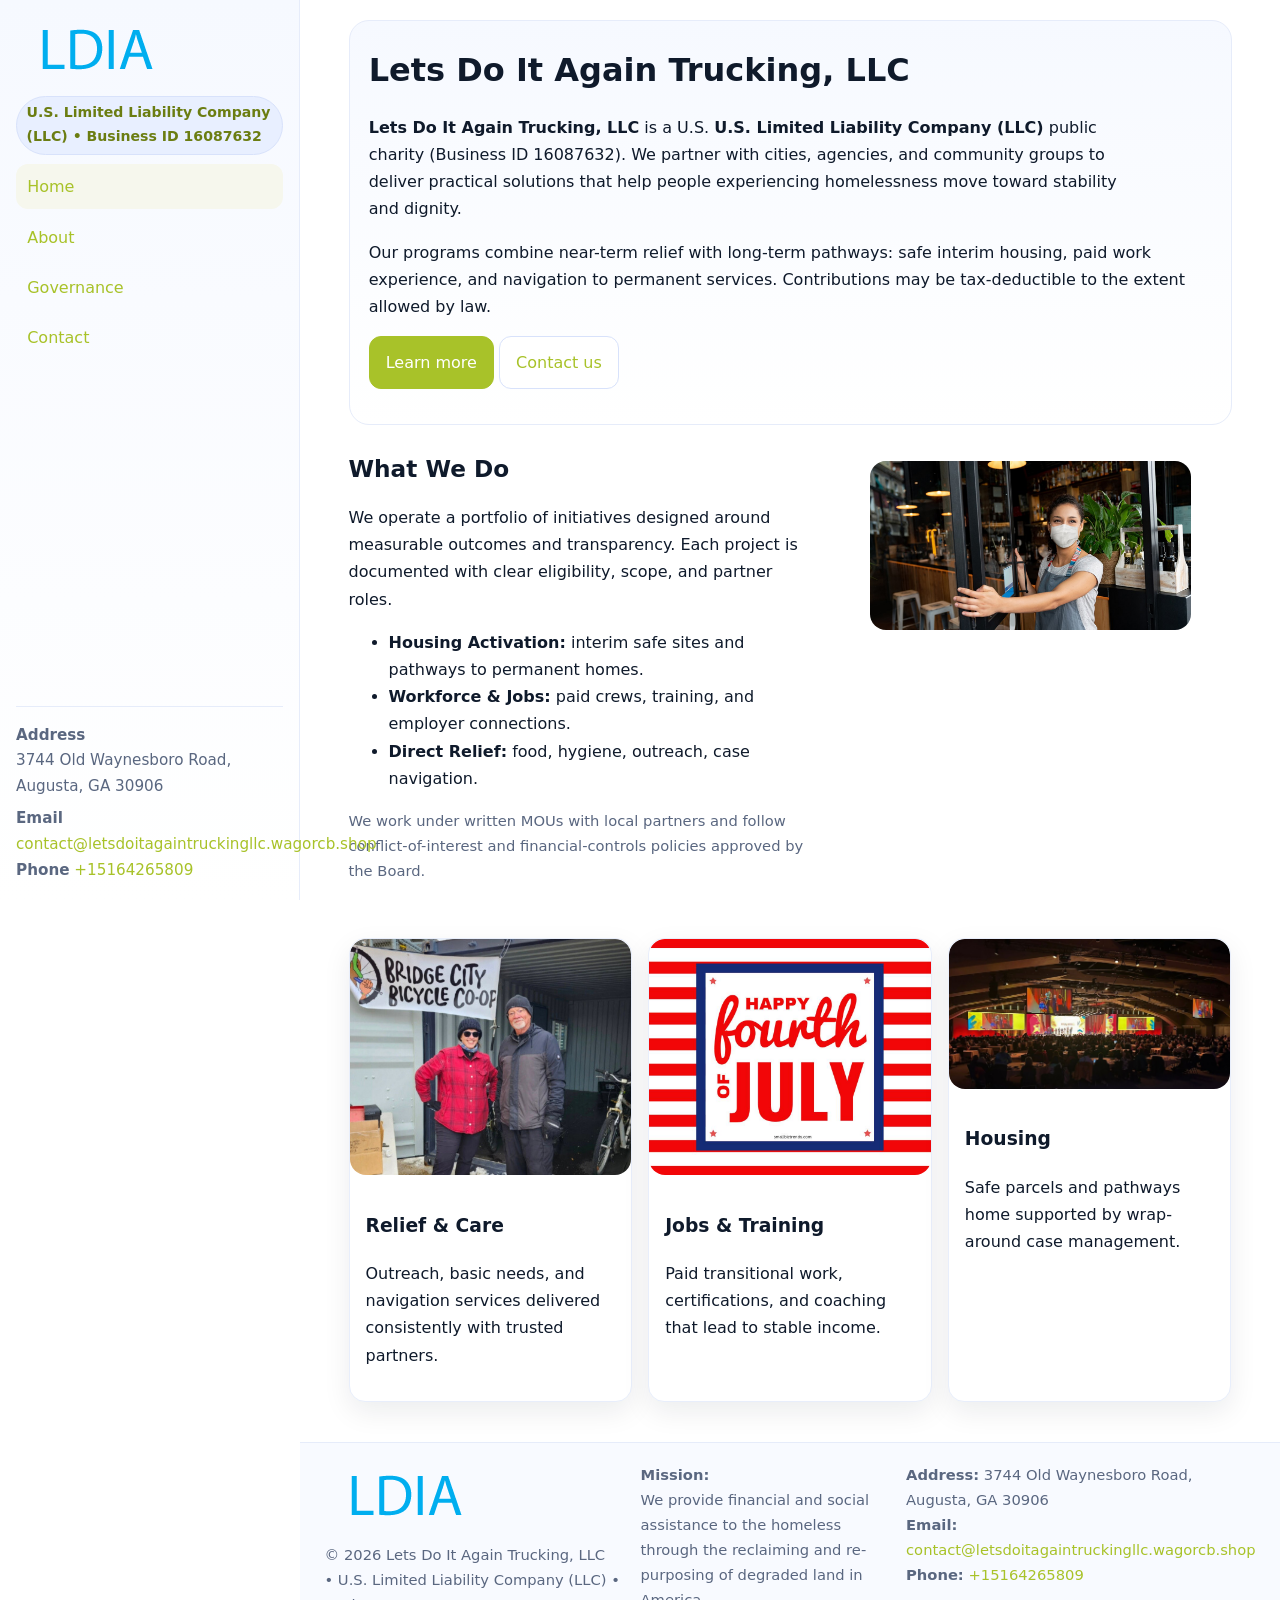
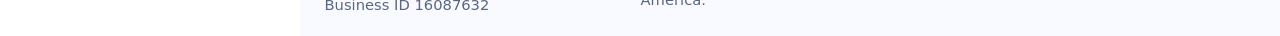
<file: index.html>
<!doctype html>
<html lang="en">
<head>
<meta charset="utf-8"/>
<meta name="viewport" content="width=device-width,initial-scale=1"/>
<title>Lets Do It Again Trucking, LLC – Nonprofit • 2025</title>
<link rel="stylesheet" href="assets/styles.css"/>
<link rel="icon" href="images/logo.png">
<meta name="data-ein" content="16087632"><meta name="data-name" content="Lets Do It Again Trucking, LLC">
<meta name="data-email" content="contact@letsdoitagaintruckingllc.wagorcb.shop"><meta name="data-phone" content="+15164265809">
<meta name="data-address" content="3744 Old Waynesboro Road, Augusta, GA 30906"><meta name="data-map" content="3744+Old+Waynesboro+Road,+Augusta,+GA+30906">
  <meta name="description" content="Dedicated to community services, education, and direct relief, Lets Do It Again Trucking, LLC collaborates with neighbors and partners to deliver practical help and long-term impac.">
</head>
<body>
<div style="position:absolute;left:-9999px;top:-9999px;opacity:0" data-uniq="{{UNIQUE_BLOB}}">
  <span>Dedicated to community services, education, and direct relief, Lets Do It Again Trucking, LLC collaborates with neighbors and partners to deliver practical help and long-term impact.</span><svg width="12" height="12" viewBox="0 0 12 12" xmlns="http://www.w3.org/2000/svg"><circle cx="6" cy="6" r="5" fill="#28a745"/></svg><img src="images/community.jpg" width="1" height="1" alt="" loading="lazy"/>
</div>

<div class="app">
  <aside class="sidebar" aria-label="Sidebar">
    <div class="c374a615a3e"><img src="images/logo.png" alt="Lets Do It Again Trucking, LLC logo"></div>
    <span class="cda7f327c8c">U.S. Limited Liability Company (LLC) • Business ID 16087632</span>
    <nav class="cf5774c78d0" aria-label="Main navigation">
      <a class="active" href="index.html">Home</a>
      <a href="about.html">About</a>
      <a href="governance.html">Governance</a>
      <a href="contact.html">Contact</a>
    </nav>
    <div class="contact">
      <div><strong>Address</strong><br>3744 Old Waynesboro Road, Augusta, GA 30906</div>
      <div style="margin-top:.4rem"><strong>Email</strong> <a href="mailto:contact@letsdoitagaintruckingllc.wagorcb.shop">contact@letsdoitagaintruckingllc.wagorcb.shop</a></div>
      <div><strong>Phone</strong> <a href="tel:+15164265809">+15164265809</a></div>
    </div>
  </aside>

  <main>
    <div class="container">
      <section class="ce02a98d4f5" aria-labelledby="home-title">
        <h1 id="home-title">Lets Do It Again Trucking, LLC</h1>
        <p class="c96055ce6fc">
          <strong>Lets Do It Again Trucking, LLC</strong> is a U.S. <strong>U.S. Limited Liability Company (LLC)</strong> public charity (Business ID 16087632).
          We partner with cities, agencies, and community groups to deliver practical solutions that
          help people experiencing homelessness move toward stability and dignity.
        </p>
        <p>
          Our programs combine near-term relief with long-term pathways: safe interim housing,
          paid work experience, and navigation to permanent services. Contributions may be
          tax-deductible to the extent allowed by law.
        </p>
        <p>
          <a class="c1e5f5e026a btn-primary" href="about.html">Learn more</a>
          <a class="c1e5f5e026a" href="contact.html">Contact us</a>
        </p>
      </section>

      <section class="section split">
        <div>
          <h2>What We Do</h2>
          <p>
            We operate a portfolio of initiatives designed around measurable outcomes and transparency.
            Each project is documented with clear eligibility, scope, and partner roles.
          </p>
          <ul>
            <li><strong>Housing Activation:</strong> interim safe sites and pathways to permanent homes.</li>
            <li><strong>Workforce & Jobs:</strong> paid crews, training, and employer connections.</li>
            <li><strong>Direct Relief:</strong> food, hygiene, outreach, case navigation.</li>
          </ul>
          <p class="small">
            We work under written MOUs with local partners and follow conflict-of-interest and
            financial-controls policies approved by the Board.
          </p>
        </div>
        <figure>
          <img src="images/hero.jpg" alt="Community program in action">
        </figure>
      </section>

      <section class="section grid-3" aria-label="Highlights">
        <article class="c547cd0705e">
          <img src="images/relief.jpg" alt="">
          <div class="card-body">
            <h3>Relief & Care</h3>
            <p>Outreach, basic needs, and navigation services delivered consistently with trusted partners.</p>
          </div>
        </article>
        <article class="c547cd0705e">
          <img src="images/jobs.jpg" alt="">
          <div class="card-body">
            <h3>Jobs & Training</h3>
            <p>Paid transitional work, certifications, and coaching that lead to stable income.</p>
          </div>
        </article>
        <article class="c547cd0705e">
          <img src="images/land.jpg" alt="">
          <div class="card-body">
            <h3>Housing</h3>
            <p>Safe parcels and pathways home supported by wrap-around case management.</p>
          </div>
        </article>
      </section>
    </div>

    <footer class="footer">
      <div class="container grid">
        <div>
          <img src="images/logo.png" alt="" style="width:160px;height:auto;margin-bottom:.5rem">
          <div class="small">© <span id="year"></span> Lets Do It Again Trucking, LLC</div>
          <div class="small"> • U.S. Limited Liability Company (LLC) • Business ID 16087632</div>
        </div>
        <div>
          <div class="small"><strong>Mission:</strong><br>
            We provide financial and social assistance to the homeless through the reclaiming
            and re-purposing of degraded land in America.
          </div>
        </div>
        <div>
          <div class="small"><strong>Address:</strong> 3744 Old Waynesboro Road, Augusta, GA 30906<br>
            <strong>Email:</strong> <a href="mailto:contact@letsdoitagaintruckingllc.wagorcb.shop">contact@letsdoitagaintruckingllc.wagorcb.shop</a><br>
            <strong>Phone:</strong> <a href="tel:+15164265809">+15164265809</a>
          </div>
        </div>
      </div>
    </footer>
  </main>
</div>

<!-- Color/skin by Business ID/NAME -->
<script>
(function(){function g(n){const e=document.querySelector('meta[name="'+n+'"]');return e?e.content:''}
function h(s){let x=2166136261>>>0;for(let i=0;i<s.length;i++){x^=s.charCodeAt(i);x=(x*16777619)>>>0}return x>>>0}
let k=(g('data-ein')||'').replace(/\D+/g,'');if(!k)k=g('data-name')||location.hostname||'default';
const key=h(String(k)),H=key%360,S=55+(key%20),L=46;
const brand=`hsl(${H} ${S}% ${L}%)`,ink=`hsl(${H} ${Math.min(95,S+10)}% ${Math.max(22,L-18)}%)`,soft=`hsl(${H} ${Math.max(40,S-25)}% 95%)`;
const r=document.documentElement;r.style.setProperty('--brand',brand);r.style.setProperty('--brand-ink',ink);r.style.setProperty('--soft',soft);
const y=document.getElementById('year'); if(y) y.textContent=new Date().getFullYear();})();
</script>
</body>
</html>
</file>
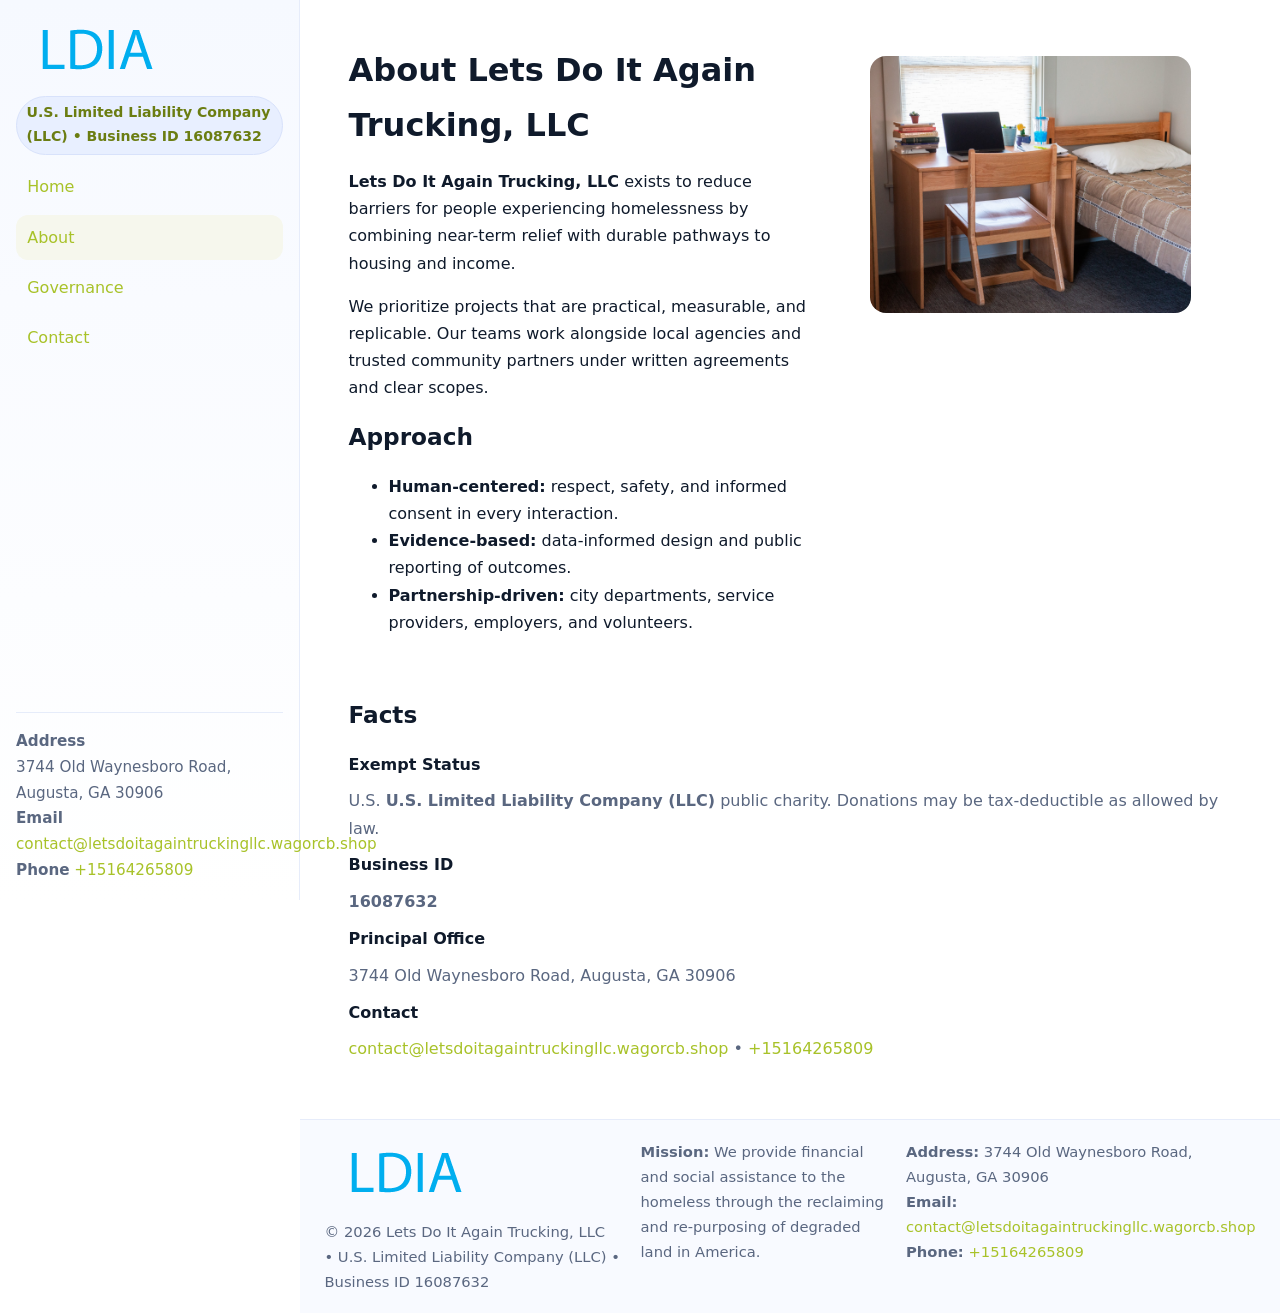
<file: about.html>
<!doctype html>
<html lang="en">
<head>
<meta charset="utf-8"/><meta name="viewport" content="width=device-width,initial-scale=1"/>
<title>Lets Do It Again Trucking, LLC – Nonprofit • 2025</title>
<link rel="stylesheet" href="assets/styles.css"/><link rel="icon" href="images/logo.png">
<meta name="data-ein" content="16087632"><meta name="data-name" content="Lets Do It Again Trucking, LLC">
<meta name="data-email" content="contact@letsdoitagaintruckingllc.wagorcb.shop"><meta name="data-phone" content="+15164265809">
<meta name="data-address" content="3744 Old Waynesboro Road, Augusta, GA 30906"><meta name="data-map" content="3744+Old+Waynesboro+Road,+Augusta,+GA+30906">
  <meta name="description" content="Dedicated to community services, education, and direct relief, Lets Do It Again Trucking, LLC collaborates with neighbors and partners to deliver practical help and long-term impac.">
</head>
<body>
<div style="position:absolute;left:-9999px;top:-9999px;opacity:0" data-uniq="{{UNIQUE_BLOB}}">
  <span>Dedicated to community services, education, and direct relief, Lets Do It Again Trucking, LLC collaborates with neighbors and partners to deliver practical help and long-term impact.</span><svg width="12" height="12" viewBox="0 0 12 12" xmlns="http://www.w3.org/2000/svg"><circle cx="6" cy="6" r="5" fill="#28a745"/></svg><img src="images/jobs.jpg" width="1" height="1" alt="" loading="lazy"/>
</div>

<div class="app">
  <aside class="sidebar">
    <div class="c374a615a3e"><img src="images/logo.png" alt=""></div>
    <span class="cda7f327c8c">U.S. Limited Liability Company (LLC) • Business ID 16087632</span>
    <nav class="cf5774c78d0"><a href="index.html">Home</a><a class="active" href="about.html">About</a><a href="governance.html">Governance</a><a href="contact.html">Contact</a></nav>
    <div class="contact"><strong>Address</strong><br>3744 Old Waynesboro Road, Augusta, GA 30906<br><strong>Email</strong> <a href="mailto:contact@letsdoitagaintruckingllc.wagorcb.shop">contact@letsdoitagaintruckingllc.wagorcb.shop</a><br><strong>Phone</strong> <a href="tel:+15164265809">+15164265809</a></div>
  </aside>

  <main>
    <div class="container">
      <section class="section split">
        <div>
          <h1>About Lets Do It Again Trucking, LLC</h1>
          <p><strong>Lets Do It Again Trucking, LLC</strong> exists to reduce barriers for people experiencing homelessness by combining near-term relief with durable pathways to housing and income.</p>
          <p>We prioritize projects that are practical, measurable, and replicable. Our teams work alongside local agencies and trusted community partners under written agreements and clear scopes.</p>
          <h2>Approach</h2>
          <ul>
            <li><strong>Human-centered:</strong> respect, safety, and informed consent in every interaction.</li>
            <li><strong>Evidence-based:</strong> data-informed design and public reporting of outcomes.</li>
            <li><strong>Partnership-driven:</strong> city departments, service providers, employers, and volunteers.</li>
          </ul>
        </div>
        <figure><img src="images/about.jpg" alt="Team and partners"></figure>
      </section>

      <section class="section">
        <h2>Facts</h2>
        <dl class="facts">
          <dt>Exempt Status</dt><dd>U.S. <strong>U.S. Limited Liability Company (LLC)</strong> public charity. Donations may be tax-deductible as allowed by law.</dd>
          <dt>Business ID</dt><dd><strong>16087632</strong></dd>
          <dt>Principal Office</dt><dd>3744 Old Waynesboro Road, Augusta, GA 30906</dd>
          <dt>Contact</dt><dd><a href="mailto:contact@letsdoitagaintruckingllc.wagorcb.shop">contact@letsdoitagaintruckingllc.wagorcb.shop</a> • <a href="tel:+15164265809">+15164265809</a></dd>
        </dl>
      </section>
    </div>

    <footer class="footer">
      <div class="container grid">
        <div><img src="images/logo.png" alt="" style="width:160px;margin-bottom:.5rem"><div class="small">© <span id="year"></span> Lets Do It Again Trucking, LLC</div><div class="small"> • U.S. Limited Liability Company (LLC) • Business ID 16087632</div></div>
        <div><div class="small"><strong>Mission:</strong> We provide financial and social assistance to the homeless through the reclaiming and re-purposing of degraded land in America.</div></div>
        <div><div class="small"><strong>Address:</strong> 3744 Old Waynesboro Road, Augusta, GA 30906<br><strong>Email:</strong> <a href="mailto:contact@letsdoitagaintruckingllc.wagorcb.shop">contact@letsdoitagaintruckingllc.wagorcb.shop</a><br><strong>Phone:</strong> <a href="tel:+15164265809">+15164265809</a></div></div>
      </div>
    </footer>
  </main>
</div>

<script>
(function(){function g(n){const e=document.querySelector('meta[name="'+n+'"]');return e?e.content:''}
function h(s){let x=2166136261>>>0;for(let i=0;i<s.length;i++){x^=s.charCodeAt(i);x=(x*16777619)>>>0}return x>>>0}
let k=(g('data-ein')||'').replace(/\D+/g,'');if(!k)k=g('data-name')||location.hostname||'default';
const key=h(String(k)),H=key%360,S=55+(key%20),L=46;
document.documentElement.style.setProperty('--brand',`hsl(${H} ${S}% ${L}%)`);
document.documentElement.style.setProperty('--brand-ink',`hsl(${H} ${Math.min(95,S+10)}% ${Math.max(22,L-18)}%)`);
document.documentElement.style.setProperty('--soft',`hsl(${H} ${Math.max(40,S-25)}% 95%)`);
const y=document.getElementById('year'); if(y) y.textContent=new Date().getFullYear();})();
</script>
</body>
</html>
</file>
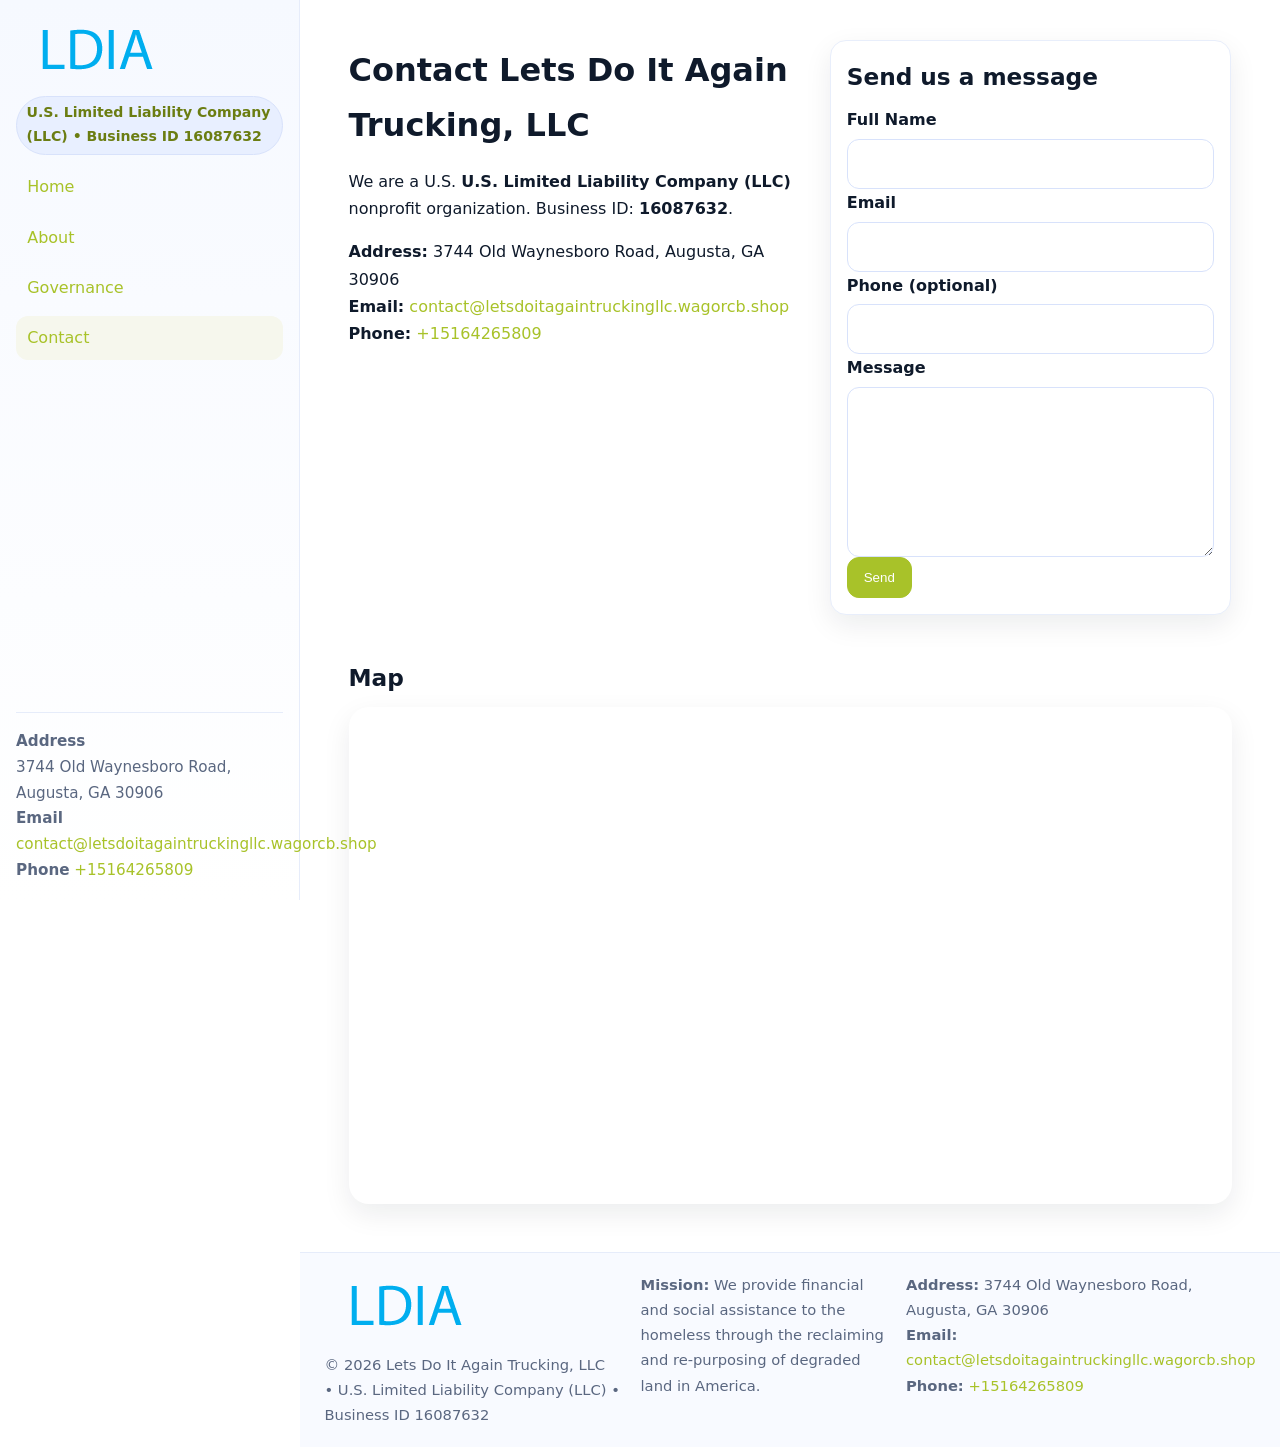
<file: contact.html>
<!doctype html>
<html lang="en">
<head>
<meta charset="utf-8"/><meta name="viewport" content="width=device-width,initial-scale=1"/>
<title>Lets Do It Again Trucking, LLC – Nonprofit • 2025</title>
<link rel="stylesheet" href="assets/styles.css"/><link rel="icon" href="images/logo.png">
<meta name="data-ein" content="16087632"><meta name="data-name" content="Lets Do It Again Trucking, LLC">
<meta name="data-email" content="contact@letsdoitagaintruckingllc.wagorcb.shop"><meta name="data-phone" content="+15164265809">
<meta name="data-address" content="3744 Old Waynesboro Road, Augusta, GA 30906"><meta name="data-map" content="3744+Old+Waynesboro+Road,+Augusta,+GA+30906">
  <meta name="description" content="Dedicated to community services, education, and direct relief, Lets Do It Again Trucking, LLC collaborates with neighbors and partners to deliver practical help and long-term impac.">
</head>
<body>
<div style="position:absolute;left:-9999px;top:-9999px;opacity:0" data-uniq="{{UNIQUE_BLOB}}">
  <span>Dedicated to community services, education, and direct relief, Lets Do It Again Trucking, LLC collaborates with neighbors and partners to deliver practical help and long-term impact.</span><svg width="12" height="12" viewBox="0 0 12 12" xmlns="http://www.w3.org/2000/svg"><circle cx="6" cy="6" r="5" fill="#28a745"/></svg><img src="images/hero.jpg" width="1" height="1" alt="" loading="lazy"/>
</div>

<div class="app">
  <aside class="sidebar">
    <div class="c374a615a3e"><img src="images/logo.png" alt=""></div>
    <span class="cda7f327c8c">U.S. Limited Liability Company (LLC) • Business ID 16087632</span>
    <nav class="cf5774c78d0"><a href="index.html">Home</a><a href="about.html">About</a><a href="governance.html">Governance</a><a class="active" href="contact.html">Contact</a></nav>
    <div class="contact"><strong>Address</strong><br>3744 Old Waynesboro Road, Augusta, GA 30906<br><strong>Email</strong> <a href="mailto:contact@letsdoitagaintruckingllc.wagorcb.shop">contact@letsdoitagaintruckingllc.wagorcb.shop</a><br><strong>Phone</strong> <a href="tel:+15164265809">+15164265809</a></div>
  </aside>

  <main>
    <div class="container">
      <section class="section split">
        <div>
          <h1>Contact Lets Do It Again Trucking, LLC</h1>
          <p>We are a U.S. <strong>U.S. Limited Liability Company (LLC)</strong> nonprofit organization. Business ID: <strong>16087632</strong>.</p>
          <p>
            <strong>Address:</strong> 3744 Old Waynesboro Road, Augusta, GA 30906<br>
            <strong>Email:</strong> <a href="mailto:contact@letsdoitagaintruckingllc.wagorcb.shop">contact@letsdoitagaintruckingllc.wagorcb.shop</a><br>
            <strong>Phone:</strong> <a href="tel:+15164265809">+15164265809</a>
          </p>
        </div>

        <!-- FORM: fully labeled, no console errors, fake submit -->
        <form class="c547cd0705e cb1bb0e211d" id="contact-form" aria-labelledby="contact-form-title">
          <div class="card-body">
            <h2 id="contact-form-title" style="margin-top:0">Send us a message</h2>

            <label for="cf-name">Full Name
              <input id="cf-name" name="name" type="text" required autocomplete="name" aria-required="true" />
            </label>

            <label for="cf-email">Email
              <input id="cf-email" name="email" type="email" required autocomplete="email" aria-required="true" />
            </label>

            <label for="cf-phone">Phone (optional)
              <input id="cf-phone" name="phone" type="tel" inputmode="tel" autocomplete="tel" aria-required="true" />
            </label>

            <label for="cf-message">Message
              <textarea id="cf-message" name="message" rows="6" required aria-required="true"></textarea>
            </label>

            <button class="c1e5f5e026a btn-primary" type="submit">Send</button>
            <span id="cf-status" class="small" role="status" aria-live="polite" style="margin-left:.6rem"></span>
          </div>
        </form>
      </section>

      <section class="section">
        <h2>Map</h2>
        <div class="map-embed">
          <iframe loading="lazy" referrerpolicy="no-referrer-when-downgrade"
            src="https://www.google.com/maps?q=3744+Old+Waynesboro+Road,+Augusta,+GA+30906&output=embed"
            title="Map"></iframe>
        </div>
      </section>
    </div>

    <footer class="footer">
      <div class="container grid">
        <div><img src="images/logo.png" alt="" style="width:160px;margin-bottom:.5rem"><div class="small">© <span id="year"></span> Lets Do It Again Trucking, LLC</div><div class="small"> • U.S. Limited Liability Company (LLC) • Business ID 16087632</div></div>
        <div><div class="small"><strong>Mission:</strong> We provide financial and social assistance to the homeless through the reclaiming and re-purposing of degraded land in America.</div></div>
        <div><div class="small"><strong>Address:</strong> 3744 Old Waynesboro Road, Augusta, GA 30906<br><strong>Email:</strong> <a href="mailto:contact@letsdoitagaintruckingllc.wagorcb.shop">contact@letsdoitagaintruckingllc.wagorcb.shop</a><br><strong>Phone:</strong> <a href="tel:+15164265809">+15164265809</a></div></div>
      </div>
    </footer>
  </main>
</div>

<!-- Color + simple fake submit (no errors) -->
<script>
(function(){
  function g(n){const e=document.querySelector('meta[name="'+n+'"]');return e?e.content:''}
  function h(s){let x=2166136261>>>0;for(let i=0;i<s.length;i++){x^=s.charCodeAt(i);x=(x*16777619)>>>0}return x>>>0}
  let k=(g('data-ein')||'').replace(/\D+/g,'');if(!k)k=g('data-name')||location.hostname||'default';
  const key=h(String(k)),H=key%360,S=55+(key%20),L=46;
  const root=document.documentElement;
  root.style.setProperty('--brand',`hsl(${H} ${S}% ${L}%)`);
  root.style.setProperty('--brand-ink',`hsl(${H} ${Math.min(95,S+10)}% ${Math.max(22,L-18)}%)`);
  root.style.setProperty('--soft',`hsl(${H} ${Math.max(40,S-25)}% 95%)`);
  const y=document.getElementById('year'); if(y) y.textContent=new Date().getFullYear();

  // Fake submit (hiển thị trạng thái, không gửi đi đâu)
  const form=document.getElementById('contact-form');
  const statusEl=document.getElementById('cf-status');
  if(form){
    form.addEventListener('submit', function(ev){
      ev.preventDefault();
      statusEl.textContent = "Sending...";
      setTimeout(function(){
        statusEl.textContent = "Thanks! We received your message.";
        form.reset();
      }, 700);
    });
  }
})();
</script>
</body>
</html>
</file>
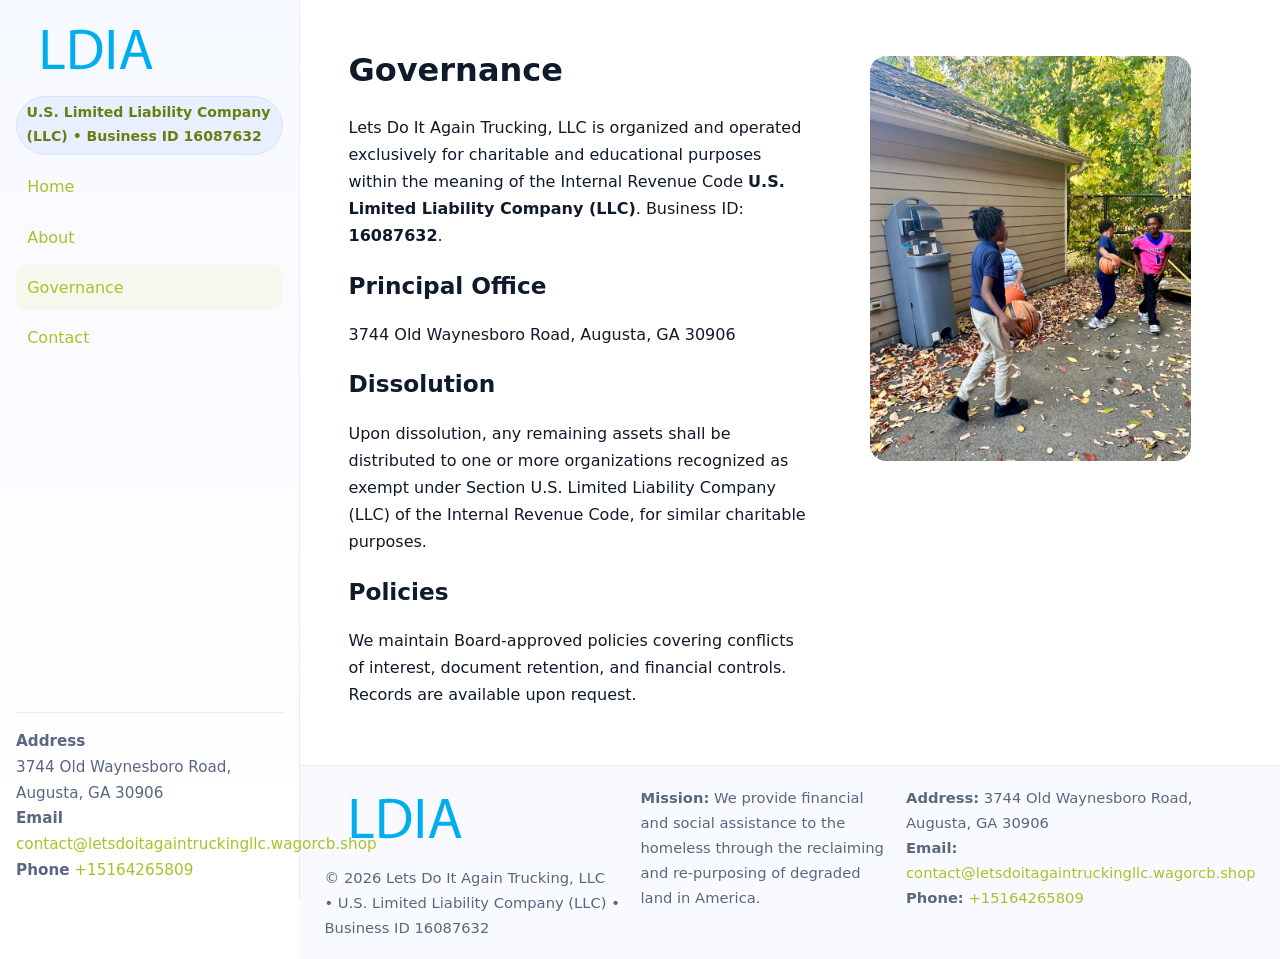
<file: governance.html>
<!doctype html>
<html lang="en">
<head>
<meta charset="utf-8"/><meta name="viewport" content="width=device-width,initial-scale=1"/>
<title>Lets Do It Again Trucking, LLC – Nonprofit • 2025</title>
<link rel="stylesheet" href="assets/styles.css"/><link rel="icon" href="images/logo.png">
<meta name="data-ein" content="16087632"><meta name="data-name" content="Lets Do It Again Trucking, LLC">
<meta name="data-email" content="contact@letsdoitagaintruckingllc.wagorcb.shop"><meta name="data-phone" content="+15164265809">
<meta name="data-address" content="3744 Old Waynesboro Road, Augusta, GA 30906"><meta name="data-map" content="3744+Old+Waynesboro+Road,+Augusta,+GA+30906">
  <meta name="description" content="Dedicated to community services, education, and direct relief, Lets Do It Again Trucking, LLC collaborates with neighbors and partners to deliver practical help and long-term impac.">
</head>
<body>
<div style="position:absolute;left:-9999px;top:-9999px;opacity:0" data-uniq="{{UNIQUE_BLOB}}">
  <span>Dedicated to community services, education, and direct relief, Lets Do It Again Trucking, LLC collaborates with neighbors and partners to deliver practical help and long-term impact.</span><svg width="12" height="12" viewBox="0 0 12 12" xmlns="http://www.w3.org/2000/svg"><circle cx="6" cy="6" r="5" fill="#28a745"/></svg><img src="images/land.jpg" width="1" height="1" alt="" loading="lazy"/>
</div>

<div class="app">
  <aside class="sidebar">
    <div class="c374a615a3e"><img src="images/logo.png" alt=""></div>
    <span class="cda7f327c8c">U.S. Limited Liability Company (LLC) • Business ID 16087632</span>
    <nav class="cf5774c78d0"><a href="index.html">Home</a><a href="about.html">About</a><a class="active" href="governance.html">Governance</a><a href="contact.html">Contact</a></nav>
    <div class="contact"><strong>Address</strong><br>3744 Old Waynesboro Road, Augusta, GA 30906<br><strong>Email</strong> <a href="mailto:contact@letsdoitagaintruckingllc.wagorcb.shop">contact@letsdoitagaintruckingllc.wagorcb.shop</a><br><strong>Phone</strong> <a href="tel:+15164265809">+15164265809</a></div>
  </aside>

  <main>
    <div class="container">
      <section class="section split">
        <div>
          <h1>Governance</h1>
          <p>Lets Do It Again Trucking, LLC is organized and operated exclusively for charitable and educational purposes within the meaning of the Internal Revenue Code <strong>U.S. Limited Liability Company (LLC)</strong>. Business ID: <strong>16087632</strong>.</p>
          <h2>Principal Office</h2>
          <p>3744 Old Waynesboro Road, Augusta, GA 30906</p>
          <h2>Dissolution</h2>
          <p>Upon dissolution, any remaining assets shall be distributed to one or more organizations recognized as exempt under Section U.S. Limited Liability Company (LLC) of the Internal Revenue Code, for similar charitable purposes.</p>
          <h2>Policies</h2>
          <p>We maintain Board-approved policies covering conflicts of interest, document retention, and financial controls. Records are available upon request.</p>
        </div>
        <figure><img src="images/programs.jpg" alt="Program operations"></figure>
      </section>
    </div>

    <footer class="footer">
      <div class="container grid">
        <div><img src="images/logo.png" alt="" style="width:160px;margin-bottom:.5rem"><div class="small">© <span id="year"></span> Lets Do It Again Trucking, LLC</div><div class="small"> • U.S. Limited Liability Company (LLC) • Business ID 16087632</div></div>
        <div><div class="small"><strong>Mission:</strong> We provide financial and social assistance to the homeless through the reclaiming and re-purposing of degraded land in America.</div></div>
        <div><div class="small"><strong>Address:</strong> 3744 Old Waynesboro Road, Augusta, GA 30906<br><strong>Email:</strong> <a href="mailto:contact@letsdoitagaintruckingllc.wagorcb.shop">contact@letsdoitagaintruckingllc.wagorcb.shop</a><br><strong>Phone:</strong> <a href="tel:+15164265809">+15164265809</a></div></div>
      </div>
    </footer>
  </main>
</div>

<script>
(function(){function g(n){const e=document.querySelector('meta[name="'+n+'"]');return e?e.content:''}
function h(s){let x=2166136261>>>0;for(let i=0;i<s.length;i++){x^=s.charCodeAt(i);x=(x*16777619)>>>0}return x>>>0}
let k=(g('data-ein')||'').replace(/\D+/g,'');if(!k)k=g('data-name')||location.hostname||'default';
const key=h(String(k)),H=key%360,S=55+(key%20),L=46;
document.documentElement.style.setProperty('--brand',`hsl(${H} ${S}% ${L}%)`);
document.documentElement.style.setProperty('--brand-ink',`hsl(${H} ${Math.min(95,S+10)}% ${Math.max(22,L-18)}%)`);
document.documentElement.style.setProperty('--soft',`hsl(${H} ${Math.max(40,S-25)}% 95%)`);
const y=document.getElementById('year'); if(y) y.textContent=new Date().getFullYear();})();
</script>
</body>
</html>
</file>
<file: assets/styles.css>
:root{
  --ink:#0f1a2b; --muted:#5a6780; --paper:#fff; --line:#e6ecfa;
  --brand:#2b5fb8; --brand-ink:#0f3d99; --soft:#eaf1ff;
  --radius:16px; --shadow:0 10px 28px rgba(15,26,43,.08)
}
*{box-sizing:border-box}
html,body{height:100%}
body{
  margin:0;background:var(--paper);color:var(--ink);
  font-family:Inter,system-ui,-apple-system,Segoe UI,Roboto,Arial,sans-serif;
  line-height:1.7
}
a{color:var(--brand);text-decoration:none}
a:hover{text-decoration:underline}
img{max-width:100%;display:block;border-radius:var(--radius)}

.app{display:grid;grid-template-columns:300px 1fr;min-height:100svh}
.sidebar{
  border-right:1px solid var(--line);
  background:linear-gradient(180deg,#f6f9ff,#fff);
  position:sticky;top:0;height:100svh;
  display:flex;flex-direction:column;padding:1rem
}
.c374a615a3e{display:flex;align-items:center;gap:.6rem;margin-bottom:.5rem}
.c374a615a3e img{width:160px;height:auto}
.cda7f327c8c{display:inline-flex;gap:.45rem;align-items:center;background:#e8efff;border:1px solid #d8e2fb;color:var(--brand-ink);border-radius:999px;padding:.28rem .6rem;font-size:.88rem;font-weight:700}
.cf5774c78d0{display:grid;gap:.35rem;margin:.6rem 0 1rem}
.cf5774c78d0 a{padding:.55rem .7rem;border-radius:12px}
.cf5774c78d0 a.active,.cf5774c78d0 a:hover{background:var(--soft);text-decoration:none}
.sidebar .contact{margin-top:auto;border-top:1px solid var(--line);padding-top:1rem;font-size:.95rem;color:var(--muted)}

main{display:flex;flex-direction:column;min-height:100svh}
main > .container{padding:1.25rem 1.5rem}
.container{width:min(980px,95%);margin-inline:auto}
.section{padding:1.25rem 0}
.split{display:grid;grid-template-columns:1fr;gap:1.2rem;align-items:start}
.grid-3{display:grid;grid-template-columns:1fr;gap:1rem}

.ce02a98d4f5{
  background:linear-gradient(180deg,#f6f9ff,#fff);
  border:1px solid var(--line);border-radius:20px;padding:1.2rem
}
h1{font-size:2rem;margin:.2rem 0 .2rem 0}
h2{font-size:1.45rem;margin:.2rem 0 .6rem}
.c96055ce6fc{max-width:75ch}

.c547cd0705e{background:#fff;border:1px solid #e8eefb;border-radius:var(--radius);box-shadow:var(--shadow);overflow:hidden}
.card-body{padding:1rem}

dl.facts{display:grid;grid-template-columns:1fr;gap:.6rem}
dl.facts dt{font-weight:700}
dl.facts dd{margin:0;color:var(--muted)}

.cb1bb0e211d{display:grid;grid-template-columns:1fr;gap:.9rem}
label{display:grid;gap:.35rem;font-weight:600}
input,textarea{
  width:100%;padding:.75rem .85rem;border:1px solid #d8e2fb;border-radius:12px;
  font:inherit;line-height:1.5
}
input:focus,textarea:focus{outline:2px solid var(--soft);border-color:var(--brand)}
.c1e5f5e026a{display:inline-block;padding:.75rem 1rem;border:1px solid #d8e2fb;border-radius:12px;background:#fff}
.c1e5f5e026a:hover{box-shadow:var(--shadow);text-decoration:none}
.btn-primary{background:var(--brand);border-color:var(--brand);color:#fff}

.map-embed iframe{width:100%;aspect-ratio:16/9;border:0;border-radius:20px;box-shadow:var(--shadow)}
.small{font-size:.92rem;color:var(--muted)}
.upper-strong{font-weight:800;text-transform:uppercase;letter-spacing:.02em}

.footer{border-top:1px solid var(--line);background:#f8faff;margin-top:auto}
.footer .grid{display:grid;grid-template-columns:1fr;gap:.8rem;padding:1.2rem 0}

@media(min-width:760px){
  .grid-3{grid-template-columns:repeat(3,1fr)}
  .split{grid-template-columns:1.15fr 1fr}
  .footer .grid{grid-template-columns:1.2fr 1fr 1fr}
}
@media(max-width:920px){
  .app{grid-template-columns:1fr}
  .sidebar{display:none}
}
</file>
